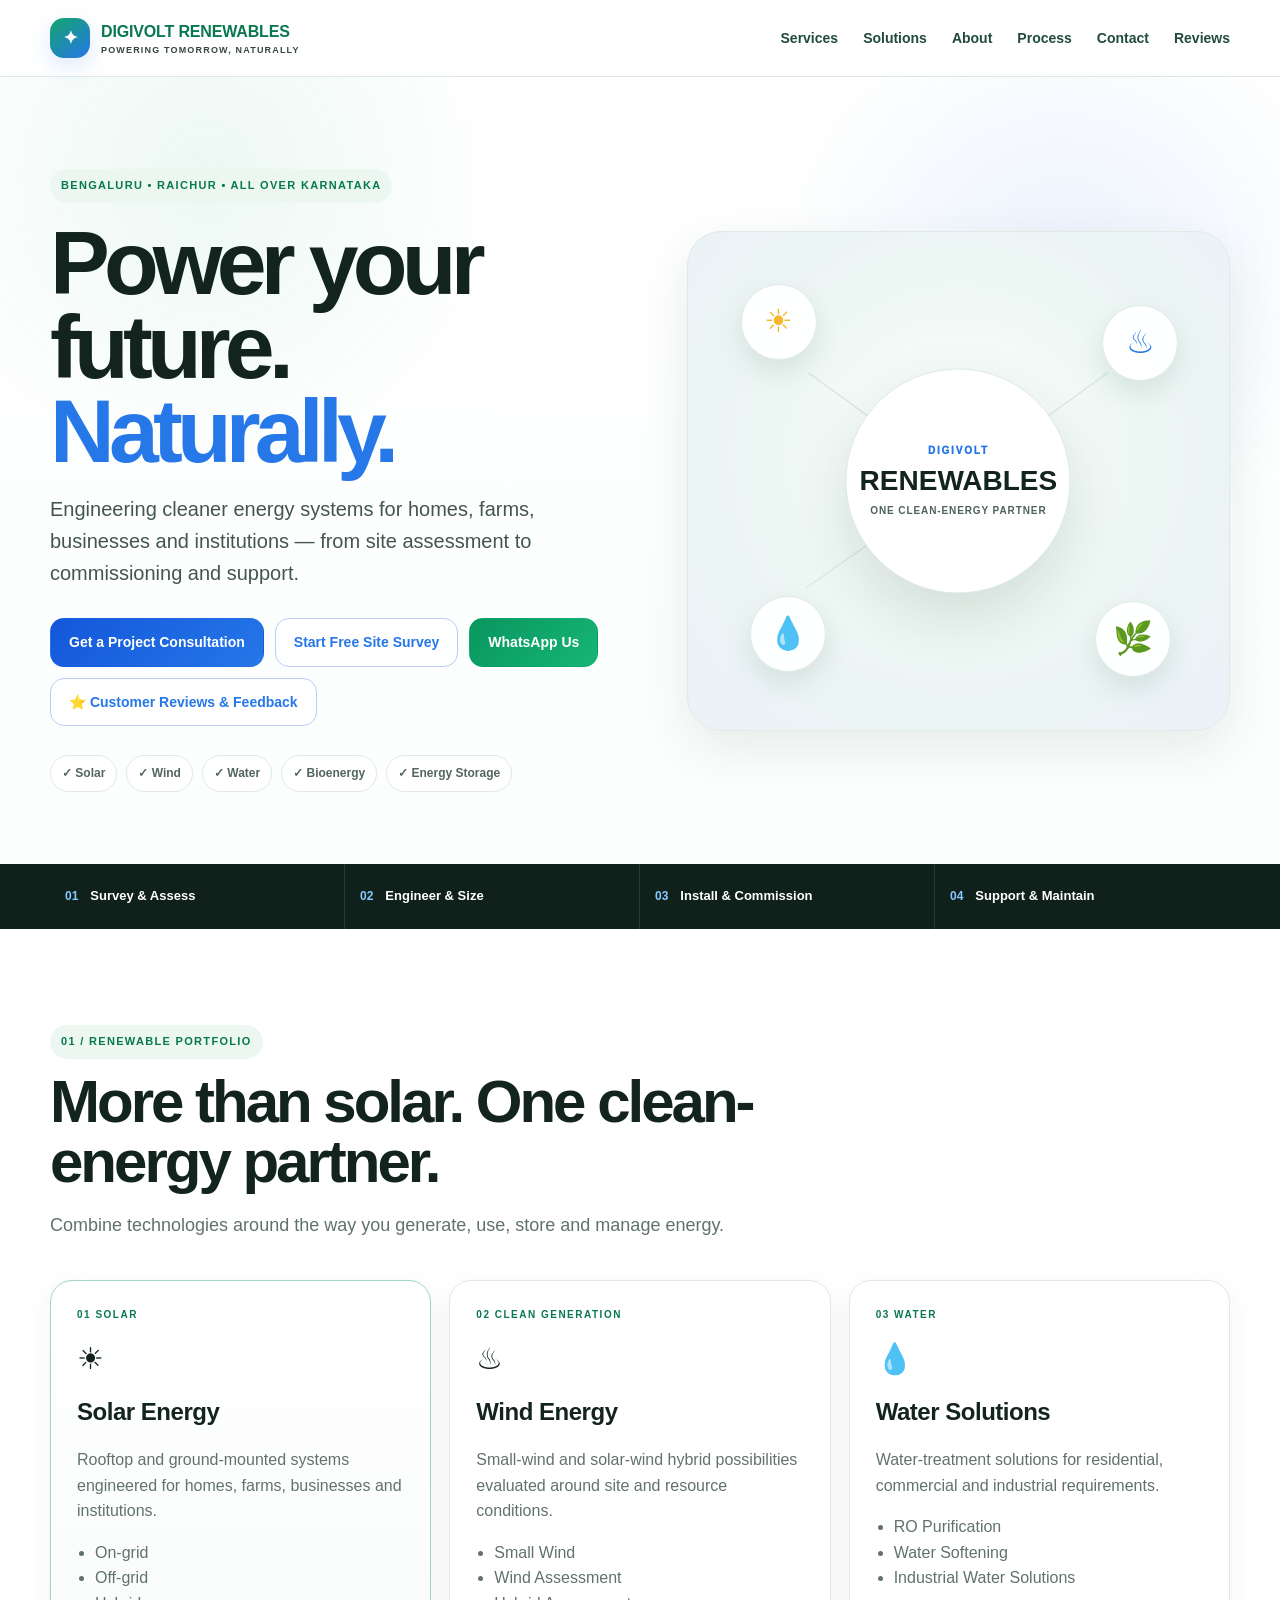
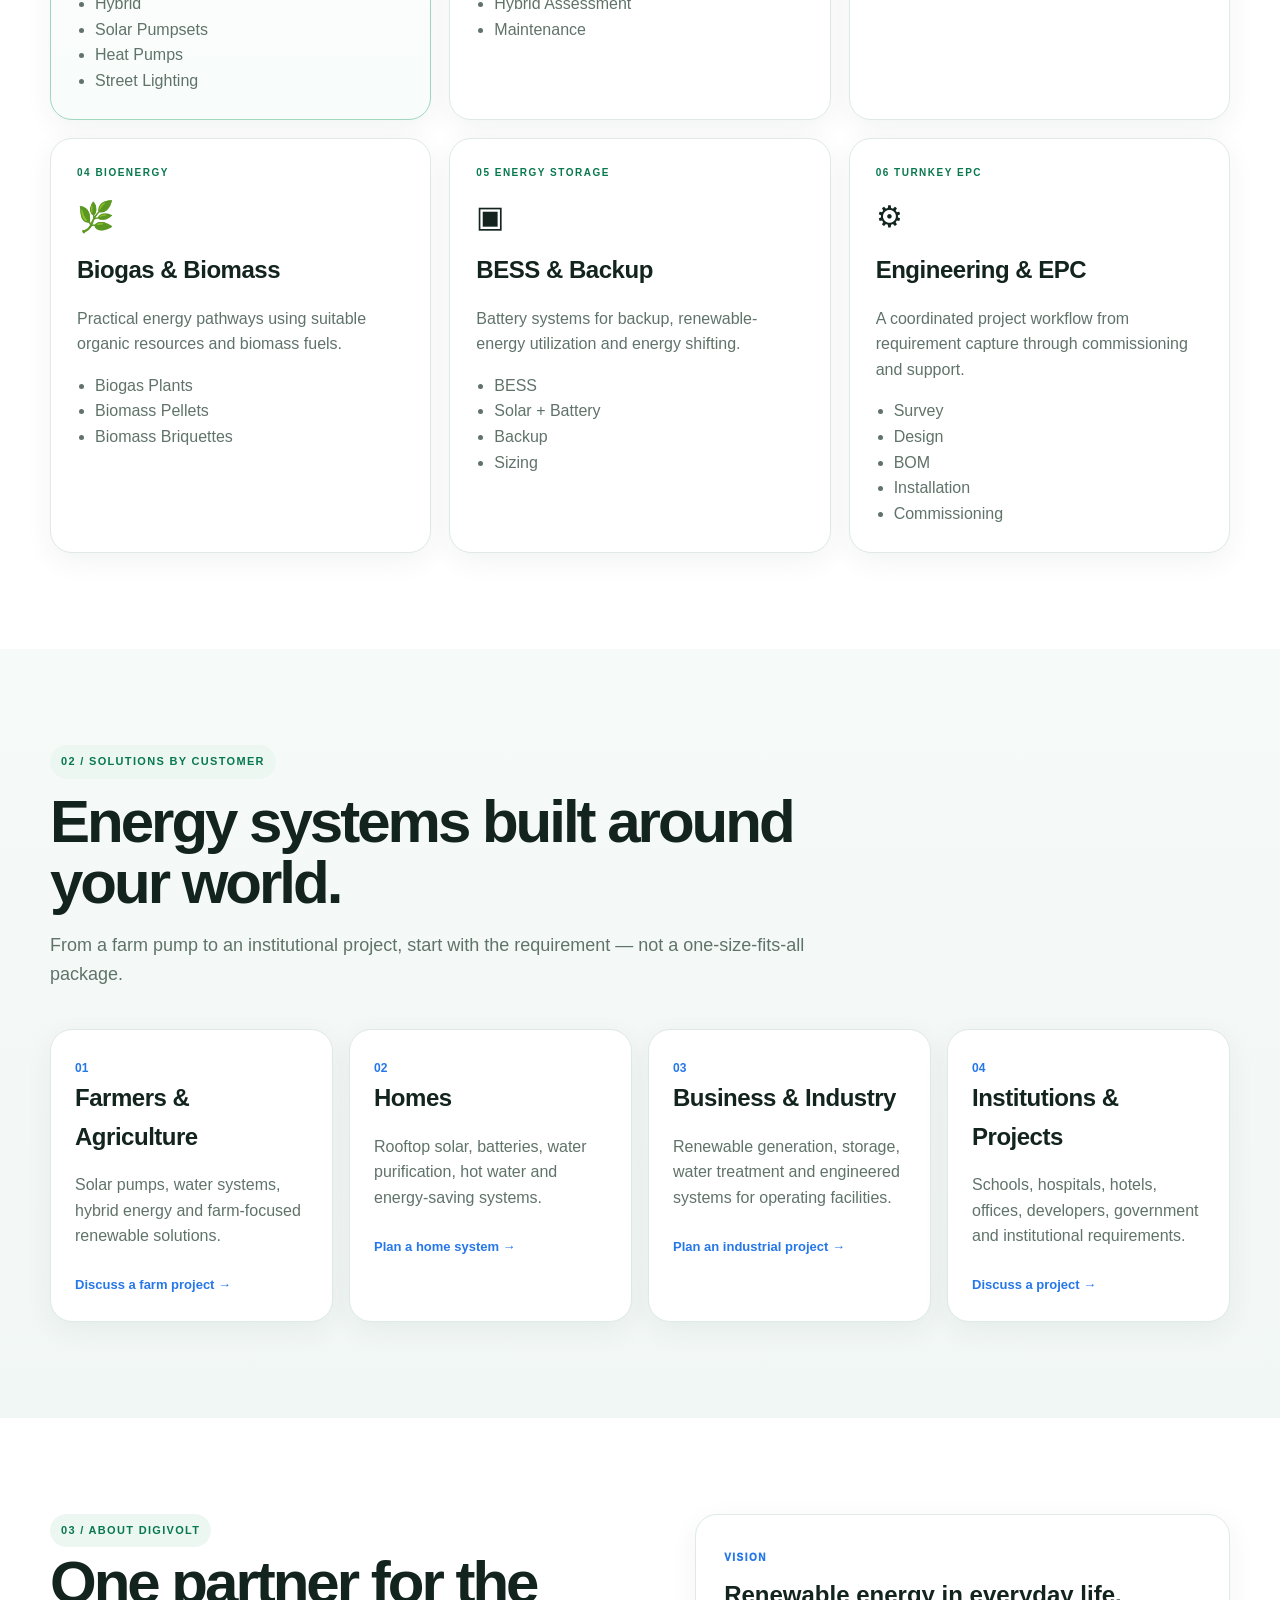
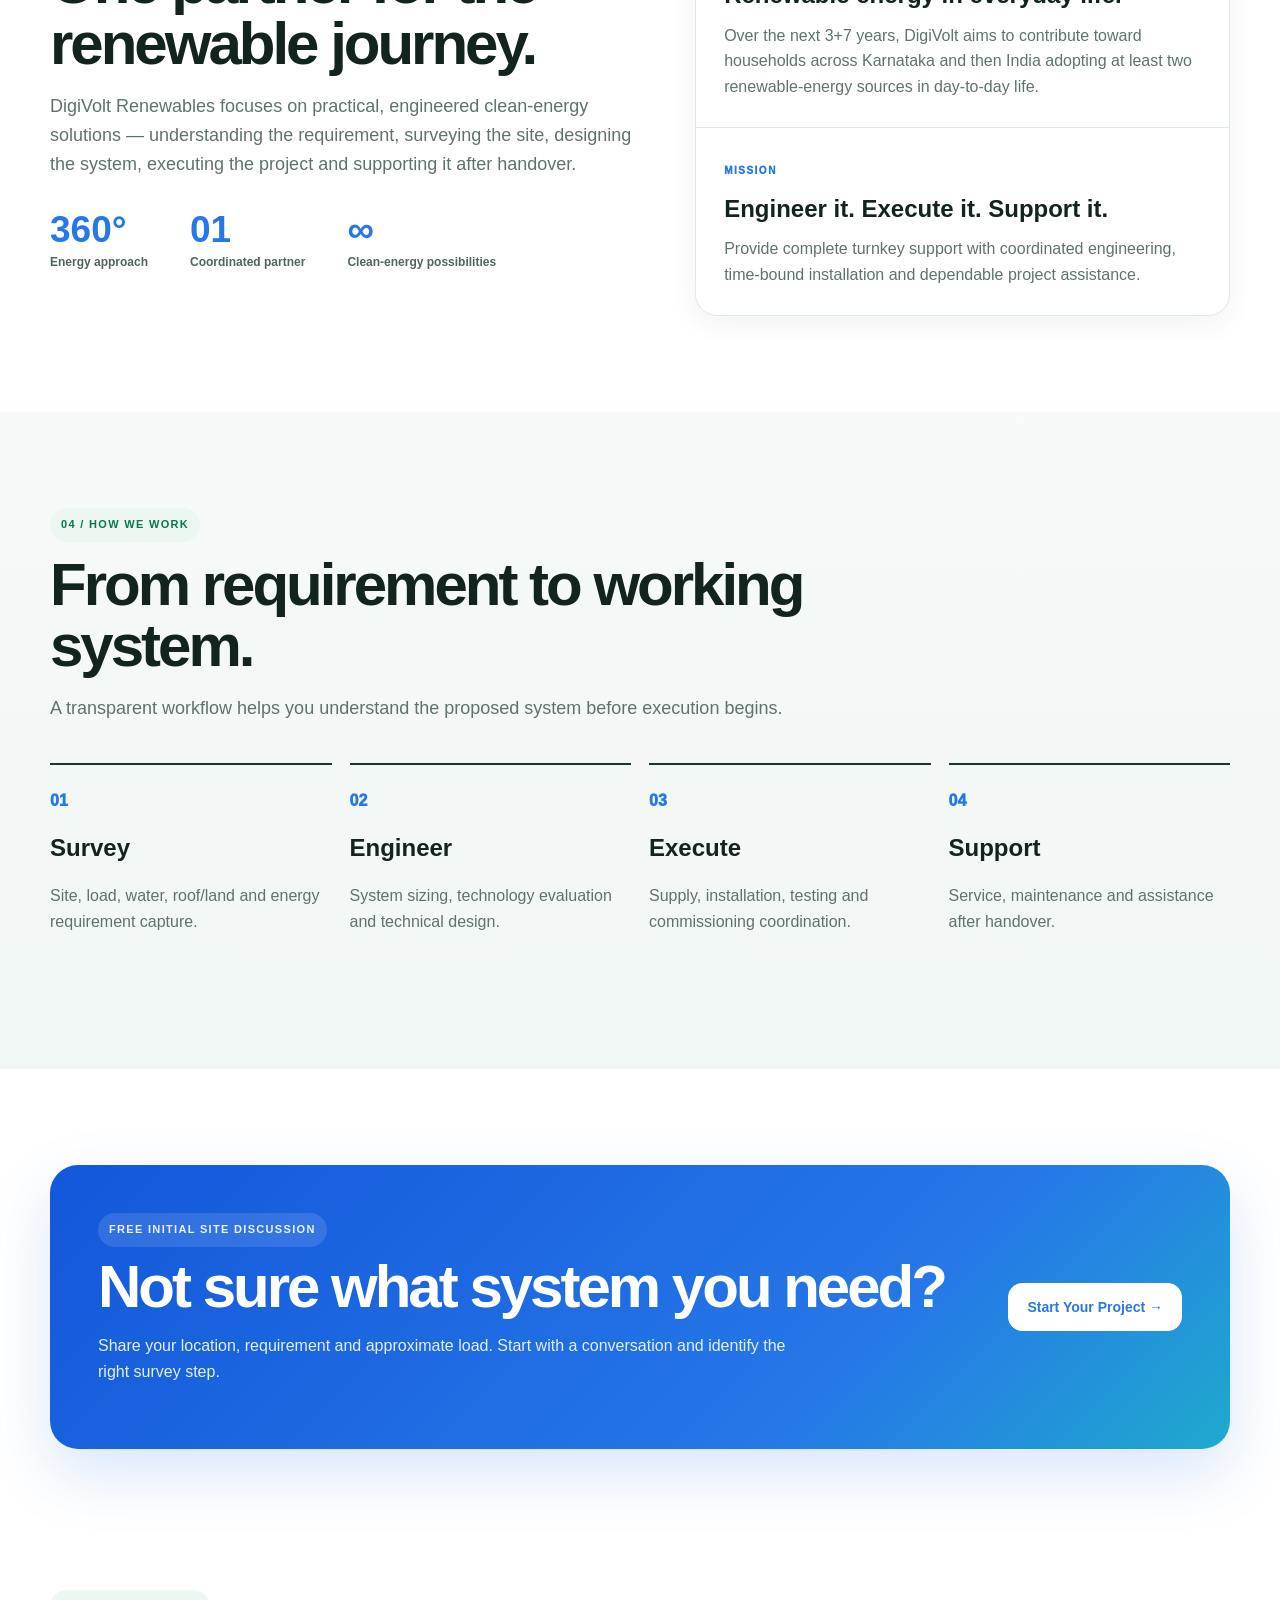
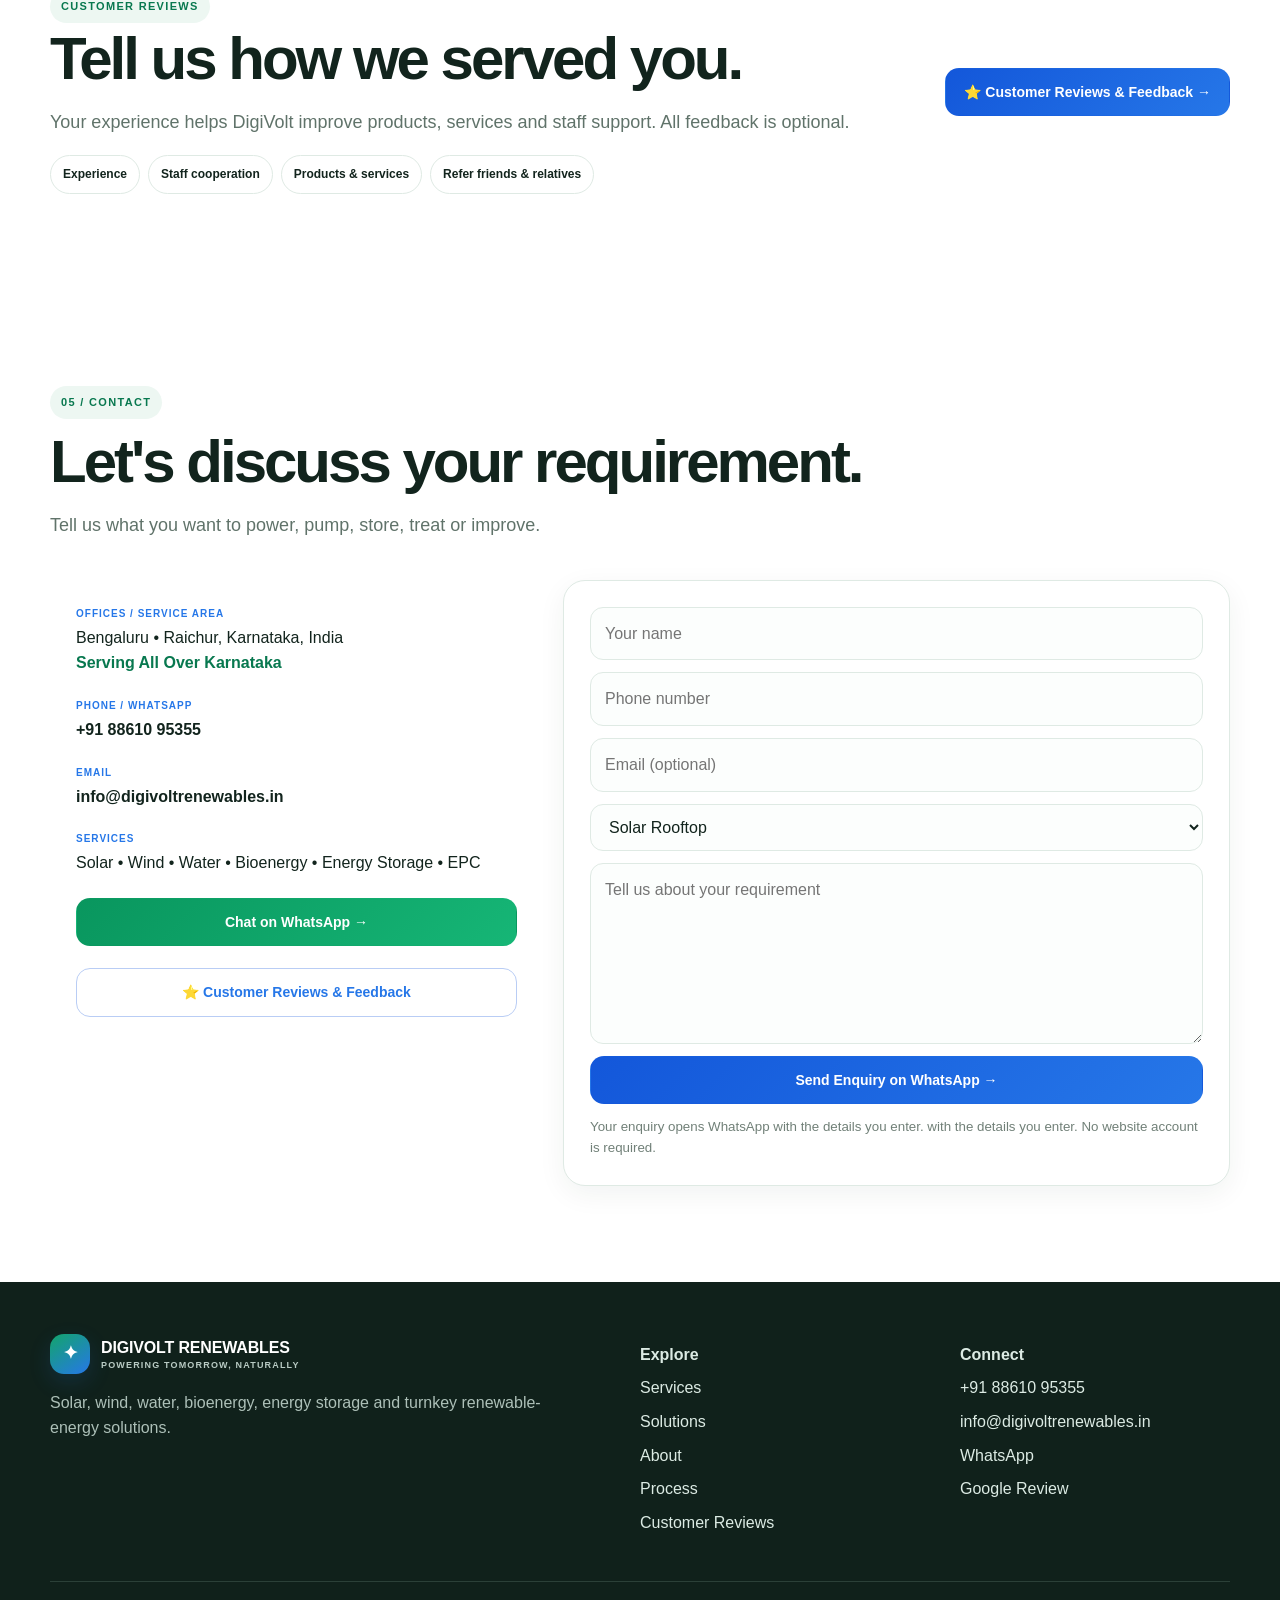
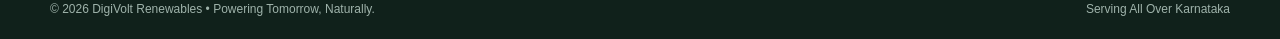
<file: index.html>
<!doctype html>
<html lang="en">
<head>
  <meta charset="utf-8">
  <meta name="viewport" content="width=device-width,initial-scale=1">

  <title>DigiVolt Renewables | Powering Tomorrow, Naturally</title>

  <meta
    name="description"
    content="DigiVolt Renewables provides solar, wind, water, bioenergy, energy storage and turnkey renewable-energy solutions serving all over Karnataka."
  >

  <meta
    name="keywords"
    content="DigiVolt Renewables, solar energy Karnataka, rooftop solar, solar pumps, wind energy, BESS, water solutions, biogas, biomass"
  >

  <meta name="theme-color" content="#1436d4">

  <link
    rel="canonical"
    href="https://digivoltrenewables.in/"
  >

  <link rel="stylesheet" href="styles.css">
</head>

<body>

  <!-- =========================
       HEADER
  ========================== -->
  <header class="site-header">
    <div class="container nav">

      <a class="brand" href="index.html" aria-label="DigiVolt Renewables Home">
        <span class="mark">✦</span>

        <span>
          <strong>DIGIVOLT</strong> RENEWABLES
          <small>POWERING TOMORROW, NATURALLY</small>
        </span>
      </a>

      <button
        class="menu"
        aria-label="Open menu"
        type="button"
      >
        ☰
      </button>

      <nav aria-label="Main navigation">
        <a href="#services">Services</a>
        <a href="#solutions">Solutions</a>
        <a href="#about">About</a>
        <a href="#process">Process</a>
        <a href="#contact">Contact</a>
        <a href="Review.html">Reviews</a>
      </nav>

    </div>
  </header>


  <!-- =========================
       MAIN
  ========================== -->
  <main>

    <!-- HERO -->
    <section class="hero">

      <div class="container hero-grid">

        <div>

          <span class="eyebrow">
            BENGALURU • RAICHUR • ALL OVER KARNATAKA
          </span>

          <h1>
            Power your future.
            <br>
            <em>Naturally.</em>
          </h1>

          <p class="hero-copy">
            Engineering cleaner energy systems for homes, farms,
            businesses and institutions — from site assessment
            to commissioning and support.
          </p>

          <div class="actions">

            <a
              class="btn primary"
              href="#contact"
            >
              Get a Project Consultation
            </a>

            <a
              class="btn secondary"
              href="#survey"
            >
              Start Free Site Survey
            </a>

            <a
              class="btn whatsapp"
              href="https://wa.me/918861095355"
              target="_blank"
              rel="noopener"
            >
              WhatsApp Us
            </a>

            <a
              class="btn secondary"
              href="Review.html"
            >
              ⭐ Customer Reviews &amp; Feedback
            </a>

          </div>


          <div class="trust-row">

            <span>✓ Solar</span>
            <span>✓ Wind</span>
            <span>✓ Water</span>
            <span>✓ Bioenergy</span>
            <span>✓ Energy Storage</span>

          </div>

        </div>


        <!-- HERO VISUAL -->

        <div class="hero-visual">

          <div class="energy-core">

            <span>DIGIVOLT</span>

            <strong>RENEWABLES</strong>

            <b>ONE CLEAN-ENERGY PARTNER</b>

          </div>


          <div class="orb orb-sun">
            ☀
          </div>

          <div class="orb orb-wind">
            ♨
          </div>

          <div class="orb orb-water">
            💧
          </div>

          <div class="orb orb-leaf">
            🌿
          </div>


          <div class="visual-line line-a"></div>
          <div class="visual-line line-b"></div>
          <div class="visual-line line-c"></div>

        </div>

      </div>

    </section>


    <!-- PROCESS BAND -->

    <section class="band">

      <div class="container band-grid">

        <div>
          <strong>01</strong>
          <span>Survey &amp; Assess</span>
        </div>

        <div>
          <strong>02</strong>
          <span>Engineer &amp; Size</span>
        </div>

        <div>
          <strong>03</strong>
          <span>Install &amp; Commission</span>
        </div>

        <div>
          <strong>04</strong>
          <span>Support &amp; Maintain</span>
        </div>

      </div>

    </section>


    <!-- =========================
         SERVICES
    ========================== -->

    <section
      id="services"
      class="section"
    >

      <div class="container">

        <div class="section-head">

          <span class="eyebrow">
            01 / RENEWABLE PORTFOLIO
          </span>

          <h2>
            More than solar.
            One clean-energy partner.
          </h2>

          <p>
            Combine technologies around the way you generate,
            use, store and manage energy.
          </p>

        </div>


        <div class="cards">

          <!-- SOLAR -->

          <article class="service-card featured">

            <span class="tag">
              01 SOLAR
            </span>

            <div class="icon">
              ☀
            </div>

            <h3>
              Solar Energy
            </h3>

            <p>
              Rooftop and ground-mounted systems engineered
              for homes, farms, businesses and institutions.
            </p>

            <ul>
              <li>On-grid</li>
              <li>Off-grid</li>
              <li>Hybrid</li>
              <li>Solar Pumpsets</li>
              <li>Heat Pumps</li>
              <li>Street Lighting</li>
            </ul>

          </article>


          <!-- WIND -->

          <article class="service-card">

            <span class="tag">
              02 CLEAN GENERATION
            </span>

            <div class="icon">
              ♨
            </div>

            <h3>
              Wind Energy
            </h3>

            <p>
              Small-wind and solar-wind hybrid possibilities
              evaluated around site and resource conditions.
            </p>

            <ul>
              <li>Small Wind</li>
              <li>Wind Assessment</li>
              <li>Hybrid Assessment</li>
              <li>Maintenance</li>
            </ul>

          </article>


          <!-- WATER -->

          <article class="service-card">

            <span class="tag">
              03 WATER
            </span>

            <div class="icon">
              💧
            </div>

            <h3>
              Water Solutions
            </h3>

            <p>
              Water-treatment solutions for residential,
              commercial and industrial requirements.
            </p>

            <ul>
              <li>RO Purification</li>
              <li>Water Softening</li>
              <li>Industrial Water Solutions</li>
            </ul>

          </article>


          <!-- BIOENERGY -->

          <article class="service-card">

            <span class="tag">
              04 BIOENERGY
            </span>

            <div class="icon">
              🌿
            </div>

            <h3>
              Biogas &amp; Biomass
            </h3>

            <p>
              Practical energy pathways using suitable
              organic resources and biomass fuels.
            </p>

            <ul>
              <li>Biogas Plants</li>
              <li>Biomass Pellets</li>
              <li>Biomass Briquettes</li>
            </ul>

          </article>


          <!-- BESS -->

          <article class="service-card">

            <span class="tag">
              05 ENERGY STORAGE
            </span>

            <div class="icon">
              ▣
            </div>

            <h3>
              BESS &amp; Backup
            </h3>

            <p>
              Battery systems for backup, renewable-energy
              utilization and energy shifting.
            </p>

            <ul>
              <li>BESS</li>
              <li>Solar + Battery</li>
              <li>Backup</li>
              <li>Sizing</li>
            </ul>

          </article>


          <!-- EPC -->

          <article class="service-card">

            <span class="tag">
              06 TURNKEY EPC
            </span>

            <div class="icon">
              ⚙
            </div>

            <h3>
              Engineering &amp; EPC
            </h3>

            <p>
              A coordinated project workflow from requirement
              capture through commissioning and support.
            </p>

            <ul>
              <li>Survey</li>
              <li>Design</li>
              <li>BOM</li>
              <li>Installation</li>
              <li>Commissioning</li>
            </ul>

          </article>

        </div>

      </div>

    </section>


    <!-- =========================
         SOLUTIONS
    ========================== -->

    <section
      id="solutions"
      class="section alt"
    >

      <div class="container">

        <div class="section-head">

          <span class="eyebrow">
            02 / SOLUTIONS BY CUSTOMER
          </span>

          <h2>
            Energy systems built around your world.
          </h2>

          <p>
            From a farm pump to an institutional project,
            start with the requirement — not a one-size-fits-all package.
          </p>

        </div>


        <div class="solution-grid">

          <div>

            <b>01</b>

            <h3>
              Farmers &amp; Agriculture
            </h3>

            <p>
              Solar pumps, water systems, hybrid energy
              and farm-focused renewable solutions.
            </p>

            <a href="#contact">
              Discuss a farm project →
            </a>

          </div>


          <div>

            <b>02</b>

            <h3>
              Homes
            </h3>

            <p>
              Rooftop solar, batteries, water purification,
              hot water and energy-saving systems.
            </p>

            <a href="#contact">
              Plan a home system →
            </a>

          </div>


          <div>

            <b>03</b>

            <h3>
              Business &amp; Industry
            </h3>

            <p>
              Renewable generation, storage, water treatment
              and engineered systems for operating facilities.
            </p>

            <a href="#contact">
              Plan an industrial project →
            </a>

          </div>


          <div>

            <b>04</b>

            <h3>
              Institutions &amp; Projects
            </h3>

            <p>
              Schools, hospitals, hotels, offices, developers,
              government and institutional requirements.
            </p>

            <a href="#contact">
              Discuss a project →
            </a>

          </div>

        </div>

      </div>

    </section>


    <!-- =========================
         ABOUT
    ========================== -->

    <section
      id="about"
      class="section"
    >

      <div class="container about-grid">

        <div>

          <span class="eyebrow">
            03 / ABOUT DIGIVOLT
          </span>

          <h2>
            One partner for the renewable journey.
          </h2>

          <p class="lead">
            DigiVolt Renewables focuses on practical,
            engineered clean-energy solutions —
            understanding the requirement, surveying the site,
            designing the system, executing the project
            and supporting it after handover.
          </p>


          <div class="stats">

            <div>

              <strong>
                360°
              </strong>

              <span>
                Energy approach
              </span>

            </div>


            <div>

              <strong>
                01
              </strong>

              <span>
                Coordinated partner
              </span>

            </div>


            <div>

              <strong>
                ∞
              </strong>

              <span>
                Clean-energy possibilities
              </span>

            </div>

          </div>

        </div>


        <div class="vision">

          <div class="vision-item">

            <span>
              VISION
            </span>

            <h3>
              Renewable energy in everyday life.
            </h3>

            <p>
              Over the next 3+7 years, DigiVolt aims
              to contribute toward households across Karnataka
              and then India adopting at least two renewable-energy
              sources in day-to-day life.
            </p>

          </div>


          <div class="vision-item">

            <span>
              MISSION
            </span>

            <h3>
              Engineer it. Execute it. Support it.
            </h3>

            <p>
              Provide complete turnkey support with coordinated
              engineering, time-bound installation and dependable
              project assistance.
            </p>

          </div>

        </div>

      </div>

    </section>


    <!-- =========================
         PROCESS
    ========================== -->

    <section
      id="process"
      class="section alt"
    >

      <div class="container">

        <div class="section-head">

          <span class="eyebrow">
            04 / HOW WE WORK
          </span>

          <h2>
            From requirement to working system.
          </h2>

          <p>
            A transparent workflow helps you understand
            the proposed system before execution begins.
          </p>

        </div>


        <div class="process">

          <div>

            <span>01</span>

            <h3>
              Survey
            </h3>

            <p>
              Site, load, water, roof/land and energy
              requirement capture.
            </p>

          </div>


          <div>

            <span>02</span>

            <h3>
              Engineer
            </h3>

            <p>
              System sizing, technology evaluation
              and technical design.
            </p>

          </div>


          <div>

            <span>03</span>

            <h3>
              Execute
            </h3>

            <p>
              Supply, installation, testing and
              commissioning coordination.
            </p>

          </div>


          <div>

            <span>04</span>

            <h3>
              Support
            </h3>

            <p>
              Service, maintenance and assistance
              after handover.
            </p>

          </div>

        </div>

      </div>

    </section>


    <!-- =========================
         SURVEY CTA
    ========================== -->

    <section
      id="survey"
      class="section"
    >

      <div class="container survey-box">

        <div>

          <span class="eyebrow">
            FREE INITIAL SITE DISCUSSION
          </span>

          <h2>
            Not sure what system you need?
          </h2>

          <p>
            Share your location, requirement and approximate load.
            Start with a conversation and identify the right survey step.
          </p>

        </div>


        <a
          class="btn"
          href="#contact"
        >
          Start Your Project →
        </a>

      </div>

    </section>


    <!-- =========================
         CUSTOMER REVIEW CTA
    ========================== -->

    <section class="section cta-section">

      <div class="container cta-grid">

        <div>

          <span class="eyebrow">
            CUSTOMER REVIEWS
          </span>

          <h2>
            Tell us how we served you.
          </h2>

          <p class="lead">
            Your experience helps DigiVolt improve products,
            services and staff support. All feedback is optional.
          </p>


          <div class="cta-points">

            <span>
              Experience
            </span>

            <span>
              Staff cooperation
            </span>

            <span>
              Products &amp; services
            </span>

            <span>
              Refer friends &amp; relatives
            </span>

          </div>

        </div>


        <div>

          <a
            class="btn primary"
            href="Review.html"
          >
            ⭐ Customer Reviews &amp; Feedback →
          </a>

        </div>

      </div>

    </section>


    <!-- =========================
         CONTACT
    ========================== -->

    <section
      id="contact"
      class="section"
    >

      <div class="container">

        <div class="section-head">

          <span class="eyebrow">
            05 / CONTACT
          </span>

          <h2>
            Let's discuss your requirement.
          </h2>

          <p>
            Tell us what you want to power, pump,
            store, treat or improve.
          </p>

        </div>


        <div class="contact-grid">


          <!-- CONTACT INFO -->

          <div class="contact-info">

            <div>

              <b>
                OFFICES / SERVICE AREA
              </b>

              <span>
                Bengaluru • Raichur, Karnataka, India
                <br>
                <strong>
                  Serving All Over Karnataka
                </strong>
              </span>

            </div>


            <div>

              <b>
                PHONE / WHATSAPP
              </b>

              <a href="tel:+918861095355">
                +91 88610 95355
              </a>

            </div>


            <div>

              <b>
                EMAIL
              </b>

              <a href="mailto:info@digivoltrenewables.in">
                info@digivoltrenewables.in
              </a>

            </div>


            <div>

              <b>
                SERVICES
              </b>

              <span>
                Solar • Wind • Water • Bioenergy •
                Energy Storage • EPC
              </span>

            </div>


            <a
              class="btn whatsapp"
              href="https://wa.me/918861095355"
              target="_blank"
              rel="noopener"
            >
              Chat on WhatsApp →
            </a>


            <a
              class="btn secondary"
              href="Review.html"
            >
              ⭐ Customer Reviews &amp; Feedback
            </a>

          </div>


          <!-- CONTACT FORM -->

          <form
            class="contact-card form"
            id="enquiryForm"
          >

            <input
              type="text"
              name="name"
              placeholder="Your name"
              required
            >

            <input
              type="tel"
              name="phone"
              placeholder="Phone number"
              required
            >

            <input
              type="email"
              name="email"
              placeholder="Email (optional)"
            >


            <select name="requirement">

              <option>
                Solar Rooftop
              </option>

              <option>
                Solar Pump
              </option>

              <option>
                Hybrid / Off-grid
              </option>

              <option>
                Wind Energy
              </option>

              <option>
                Battery Energy Storage
              </option>

              <option>
                Water Solution
              </option>

              <option>
                Bioenergy
              </option>

              <option>
                Turnkey EPC
              </option>

              <option>
                Other
              </option>

            </select>


            <textarea
              name="message"
              rows="6"
              placeholder="Tell us about your requirement"
            ></textarea>


            <button
              class="btn primary"
              type="submit"
            >
              Send Enquiry on WhatsApp →
            </button>

            <small class="form-note">
             Your enquiry opens WhatsApp with the details you enter.
              with the details you enter. No website account is required.
            </small>

          </form>

        </div>

      </div>

    </section>

  </main>


  <!-- =========================
       FOOTER
  ========================== -->

  <footer>

    <div class="container footer">

      <div>

        <div class="brand">

          <span class="mark">
            ✦
          </span>

          <span>
            <strong>
              DIGIVOLT
            </strong>
            RENEWABLES

            <small>
              POWERING TOMORROW, NATURALLY
            </small>
          </span>

        </div>


        <p>
          Solar, wind, water, bioenergy, energy storage
          and turnkey renewable-energy solutions.
        </p>

      </div>


      <div>

        <b>
          Explore
        </b>

        <a href="#services">
          Services
        </a>

        <a href="#solutions">
          Solutions
        </a>

        <a href="#about">
          About
        </a>

        <a href="#process">
          Process
        </a>

        <a href="Review.html">
          Customer Reviews
        </a>

      </div>


      <div>

        <b>
          Connect
        </b>

        <a href="tel:+918861095355">
          +91 88610 95355
        </a>

        <a href="mailto:info@digivoltrenewables.in">
          info@digivoltrenewables.in
        </a>

        <a
          href="https://wa.me/918861095355"
          target="_blank"
          rel="noopener"
        >
          WhatsApp
        </a>

        <a href="Review.html">
          Google Review
        </a>

      </div>

    </div>


    <div class="container copyright">

      <span>
        © 2026 DigiVolt Renewables •
        Powering Tomorrow, Naturally.
      </span>

      <span>
        Serving All Over Karnataka
      </span>

    </div>

  </footer>


  <script src="script.js"></script>

</body>
</html>
</file>
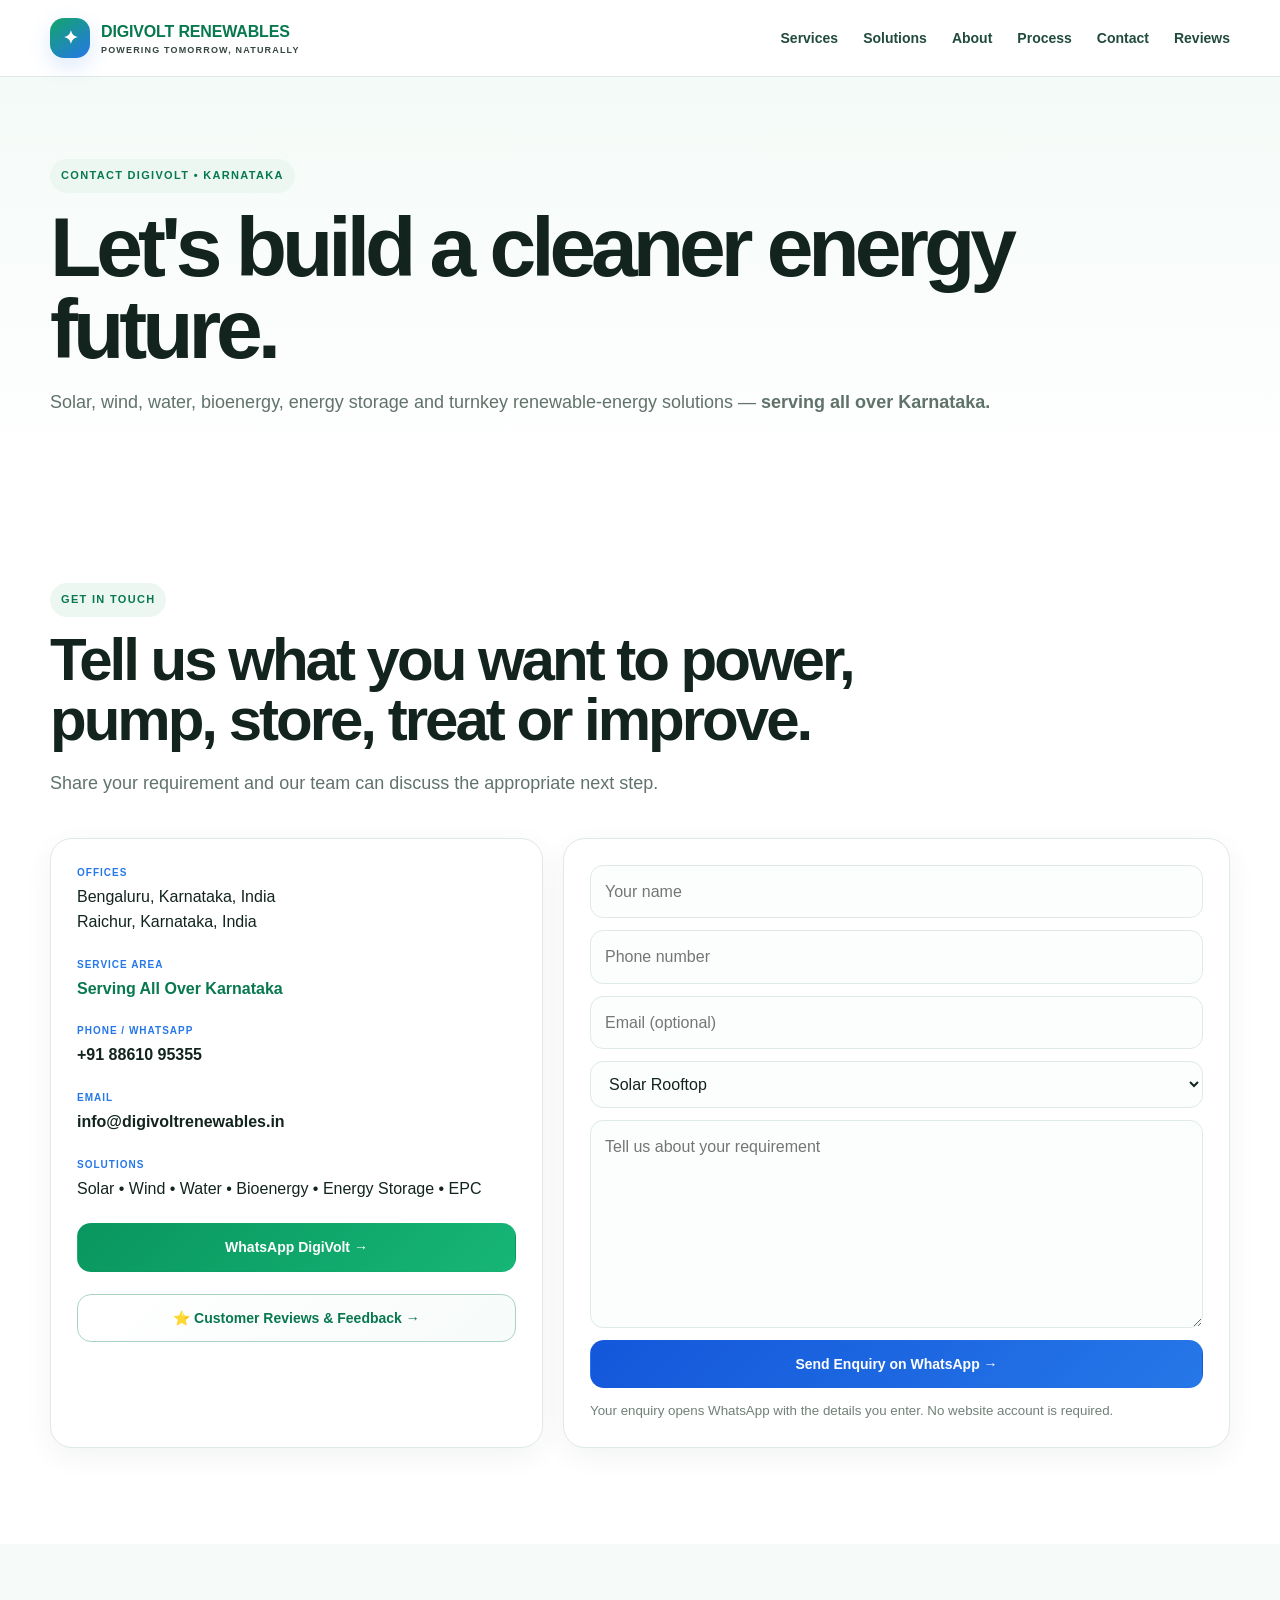
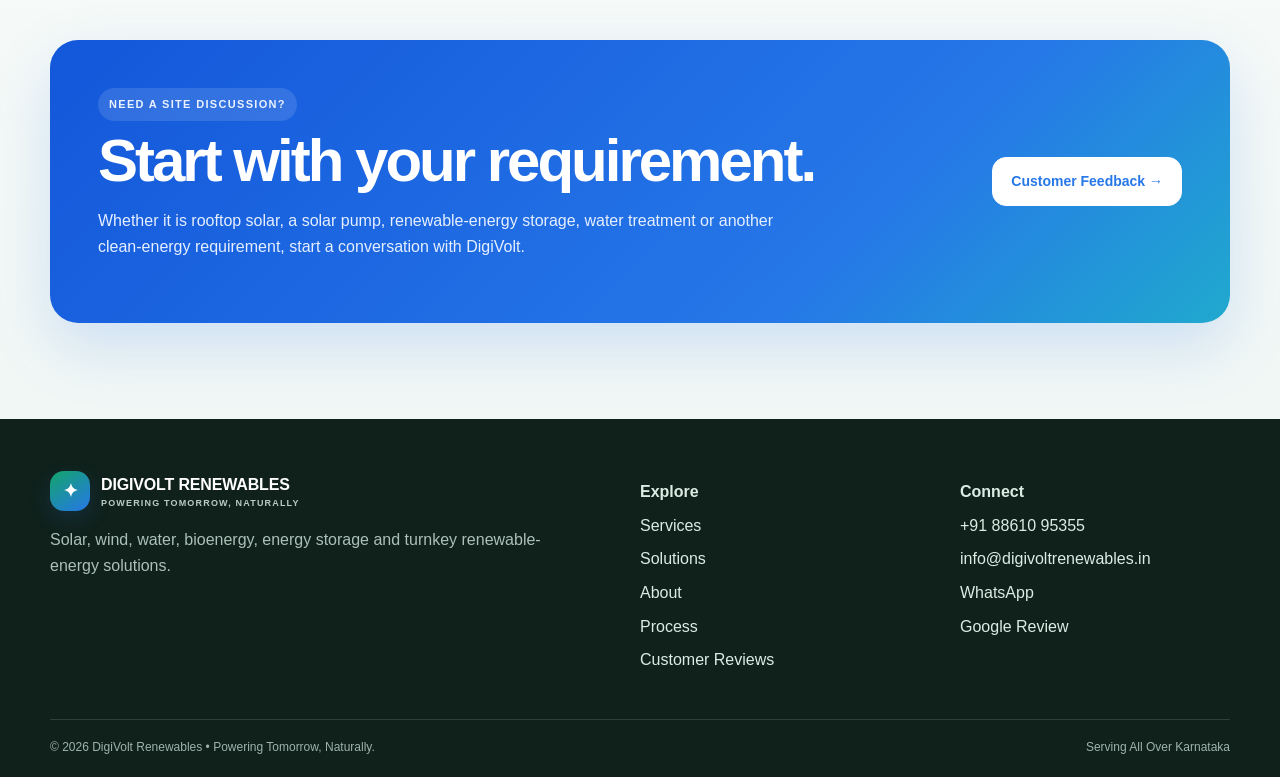
<file: contact.html>
<!doctype html>
<html lang="en">
<head>

  <meta charset="utf-8">

  <meta
    name="viewport"
    content="width=device-width,initial-scale=1"
  >

  <title>
    Contact DigiVolt Renewables | Karnataka
  </title>

  <meta
    name="description"
    content="Contact DigiVolt Renewables for solar, wind, water, bioenergy, energy storage and turnkey renewable-energy solutions serving all over Karnataka."
  >

  <link
    rel="canonical"
    href="https://digivoltrenewables.in/contact.html"
  >

  <link
    rel="stylesheet"
    href="styles.css"
  >

</head>

<body>

  <!-- =========================
       HEADER
  ========================== -->

  <header class="site-header">

    <div class="container nav">

      <a
        class="brand"
        href="index.html"
        aria-label="DigiVolt Renewables Home"
      >

        <span class="mark">
          ✦
        </span>

        <span>

          <strong>
            DIGIVOLT
          </strong>

          RENEWABLES

          <small>
            POWERING TOMORROW, NATURALLY
          </small>

        </span>

      </a>


      <button
        class="menu"
        aria-label="Open menu"
        aria-expanded="false"
        type="button"
      >
        ☰
      </button>


      <nav aria-label="Main navigation">

        <a href="index.html#services">
          Services
        </a>

        <a href="index.html#solutions">
          Solutions
        </a>

        <a href="index.html#about">
          About
        </a>

        <a href="index.html#process">
          Process
        </a>

        <a href="#contact">
          Contact
        </a>

        <a href="Review.html">
          Reviews
        </a>

      </nav>

    </div>

  </header>


  <!-- =========================
       MAIN
  ========================== -->

  <main>


    <!-- PAGE HERO -->

    <section class="page-hero">

      <div class="container">

        <span class="eyebrow">
          CONTACT DIGIVOLT • KARNATAKA
        </span>

        <h1>
          Let's build a cleaner
          energy future.
        </h1>

        <p class="lead">

          Solar, wind, water, bioenergy,
          energy storage and turnkey
          renewable-energy solutions —
          <strong>
            serving all over Karnataka.
          </strong>

        </p>

      </div>

    </section>


    <!-- CONTACT -->

    <section
      id="contact"
      class="section"
    >

      <div class="container">


        <div class="section-head">

          <span class="eyebrow">
            GET IN TOUCH
          </span>

          <h2>
            Tell us what you want to power,
            pump, store, treat or improve.
          </h2>

          <p>
            Share your requirement and our team
            can discuss the appropriate next step.
          </p>

        </div>


        <div class="contact-grid">


          <!-- =====================
               CONTACT INFORMATION
          ====================== -->

          <div class="contact-card contact-info">


            <div>

              <b>
                OFFICES
              </b>

              <span>

                Bengaluru, Karnataka, India

                <br>

                Raichur, Karnataka, India

              </span>

            </div>


            <div>

              <b>
                SERVICE AREA
              </b>

              <span>

                <strong>
                  Serving All Over Karnataka
                </strong>

              </span>

            </div>


            <div>

              <b>
                PHONE / WHATSAPP
              </b>

              <a href="tel:+918861095355">

                +91 88610 95355

              </a>

            </div>


            <div>

              <b>
                EMAIL
              </b>

              <a href="mailto:info@digivoltrenewables.in">

                info@digivoltrenewables.in

              </a>

            </div>


            <div>

              <b>
                SOLUTIONS
              </b>

              <span>

                Solar • Wind • Water •
                Bioenergy • Energy Storage • EPC

              </span>

            </div>


            <a
              class="btn whatsapp"
              href="https://wa.me/918861095355"
              target="_blank"
              rel="noopener"
            >

              WhatsApp DigiVolt →

            </a>


            <a
              class="btn review-btn"
              href="Review.html"
            >

              ⭐ Customer Reviews &amp; Feedback →

            </a>


          </div>


          <!-- =====================
               ENQUIRY FORM
          ====================== -->

          <form
            class="contact-card form"
            id="enquiryForm"
          >


            <input
              type="text"
              name="name"
              placeholder="Your name"
              required
            >


            <input
              type="tel"
              name="phone"
              placeholder="Phone number"
              required
            >


            <input
              type="email"
              name="email"
              placeholder="Email (optional)"
            >


            <select
              name="requirement"
            >

              <option>
                Solar Rooftop
              </option>

              <option>
                Solar Pump
              </option>

              <option>
                On-Grid Solar
              </option>

              <option>
                Off-Grid Solar
              </option>

              <option>
                Hybrid Solar
              </option>

              <option>
                Wind Energy
              </option>

              <option>
                Battery Energy Storage
              </option>

              <option>
                Water Solution
              </option>

              <option>
                Biogas
              </option>

              <option>
                Biomass
              </option>

              <option>
                Turnkey EPC
              </option>

              <option>
                Other
              </option>

            </select>


            <textarea
              name="message"
              rows="7"
              placeholder="Tell us about your requirement"
            ></textarea>


            <button
              class="btn primary"
              type="submit"
            >

              Send Enquiry on WhatsApp →

            </button>


            <small class="form-note">

              Your enquiry opens WhatsApp with
              the details you enter.

              No website account is required.

            </small>


          </form>

        </div>

      </div>

    </section>


    <!-- =========================
         QUICK CONTACT CTA
    ========================== -->

    <section class="section alt">

      <div class="container">

        <div class="survey-box">

          <div>

            <span class="eyebrow">
              NEED A SITE DISCUSSION?
            </span>

            <h2>
              Start with your requirement.
            </h2>

            <p>

              Whether it is rooftop solar,
              a solar pump, renewable-energy
              storage, water treatment or another
              clean-energy requirement, start a
              conversation with DigiVolt.

            </p>

          </div>


          <a
            class="btn"
            href="Review.html"
          >

            Customer Feedback →

          </a>

        </div>

      </div>

    </section>


  </main>


  <!-- =========================
       FOOTER
  ========================== -->

  <footer>

    <div class="container footer">


      <div>

        <div class="brand">

          <span class="mark">
            ✦
          </span>

          <span>

            <strong>
              DIGIVOLT
            </strong>

            RENEWABLES

            <small>
              POWERING TOMORROW, NATURALLY
            </small>

          </span>

        </div>


        <p>

          Solar, wind, water, bioenergy,
          energy storage and turnkey
          renewable-energy solutions.

        </p>

      </div>


      <div>

        <b>
          Explore
        </b>

        <a href="index.html#services">
          Services
        </a>

        <a href="index.html#solutions">
          Solutions
        </a>

        <a href="index.html#about">
          About
        </a>

        <a href="index.html#process">
          Process
        </a>

        <a href="Review.html">
          Customer Reviews
        </a>

      </div>


      <div>

        <b>
          Connect
        </b>

        <a href="tel:+918861095355">
          +91 88610 95355
        </a>

        <a href="mailto:info@digivoltrenewables.in">
          info@digivoltrenewables.in
        </a>

        <a
          href="https://wa.me/918861095355"
          target="_blank"
          rel="noopener"
        >
          WhatsApp
        </a>

        <a href="Review.html">
          Google Review
        </a>

      </div>


    </div>


    <div class="container copyright">

      <span>
        © 2026 DigiVolt Renewables
        • Powering Tomorrow, Naturally.
      </span>

      <span>
        Serving All Over Karnataka
      </span>

    </div>

  </footer>


  <!-- EXISTING WHATSAPP + MOBILE SCRIPT -->

  <script src="script.js"></script>

</body>
</html>
</file>
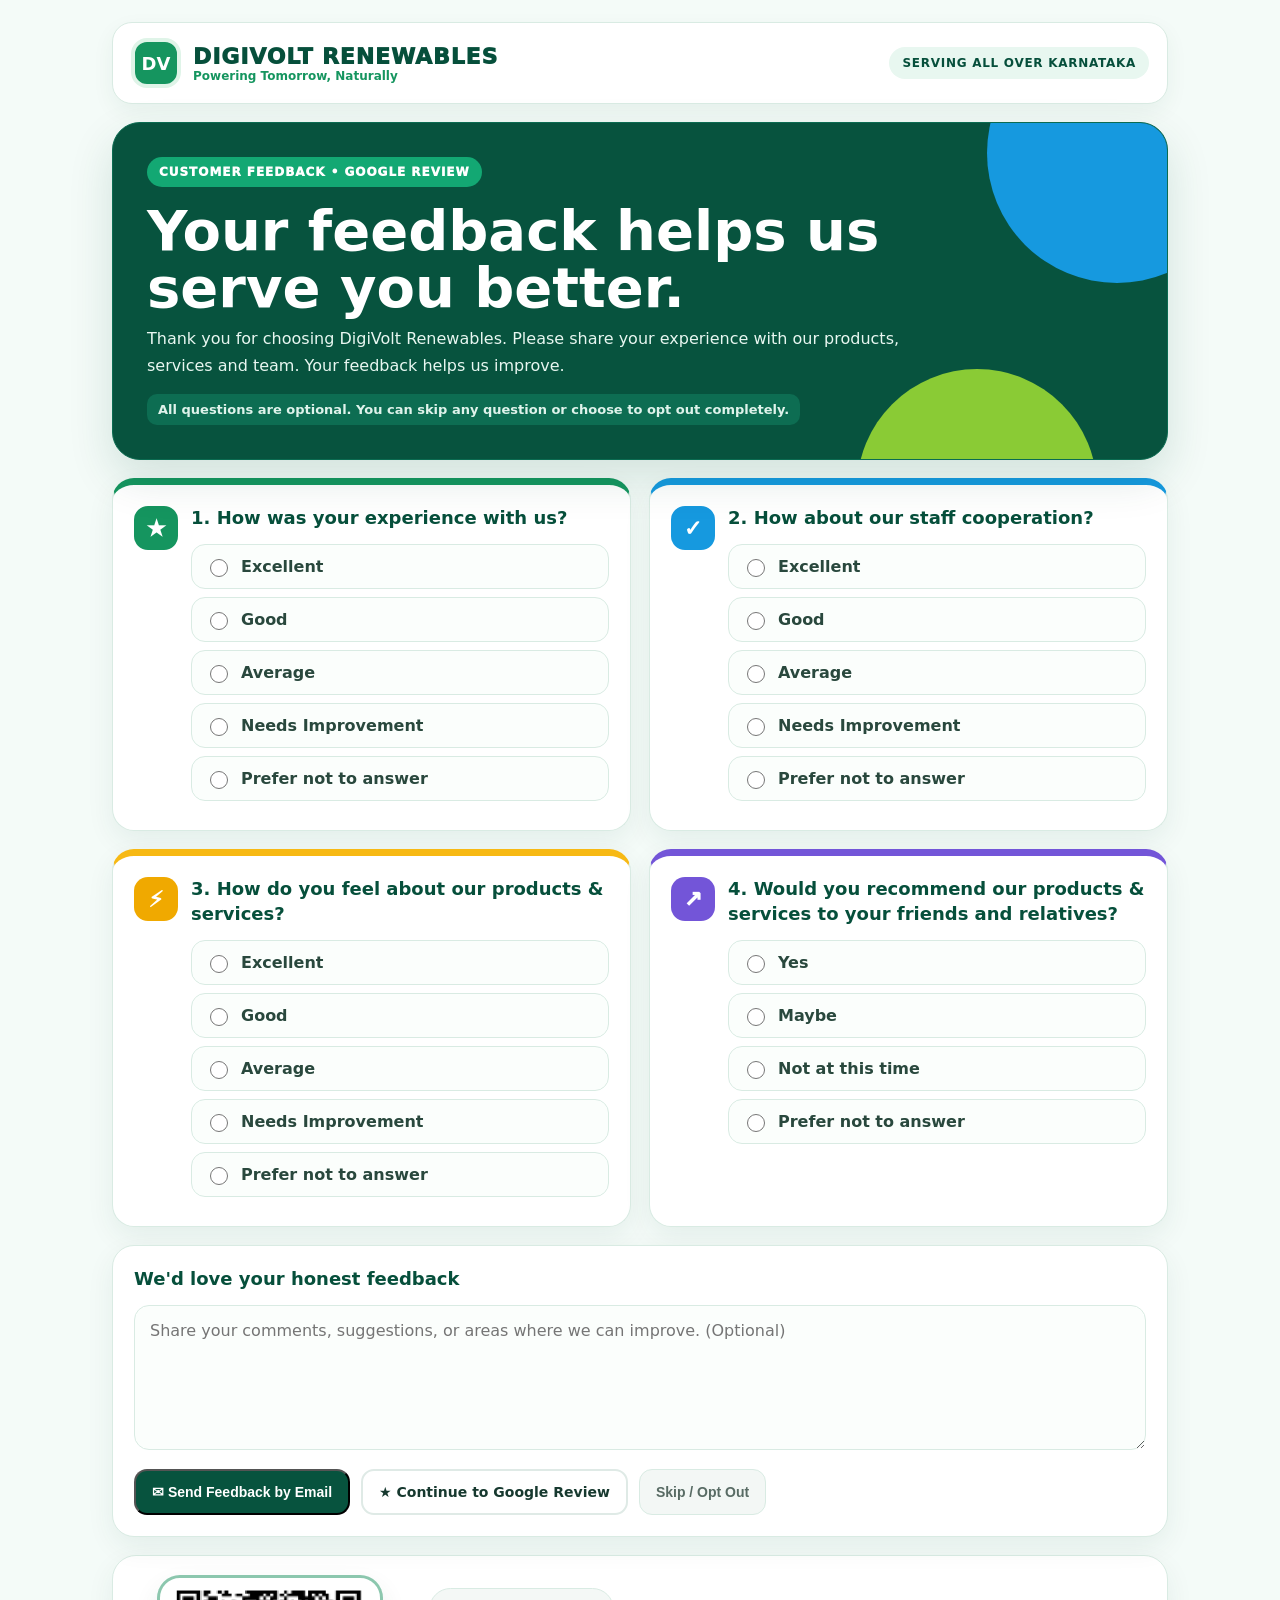
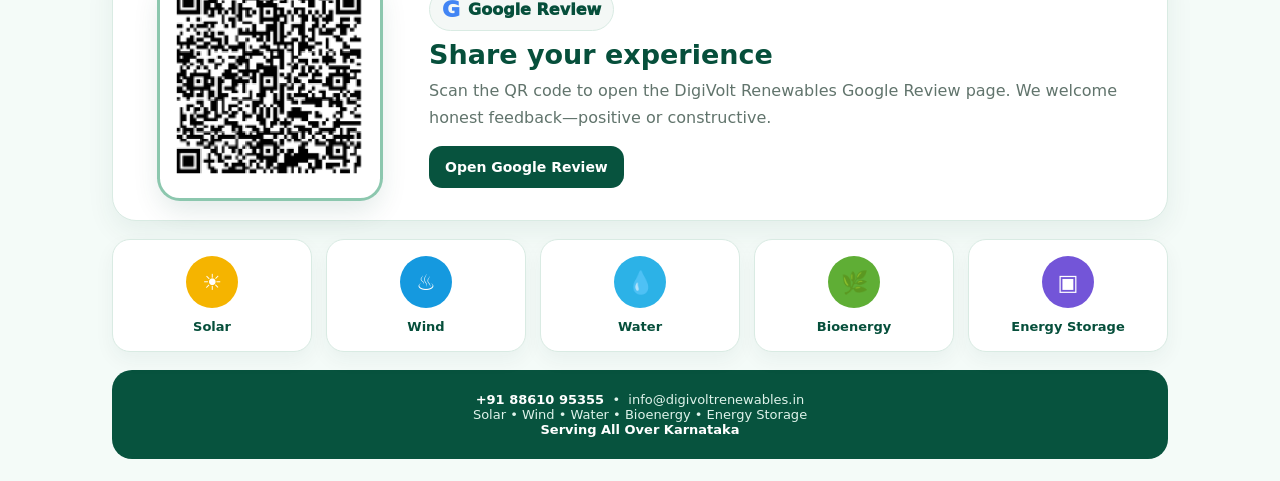
<file: Review.html>
<!doctype html>
<html lang="en">
<head>
<meta charset="utf-8">
<meta name="viewport" content="width=device-width,initial-scale=1">
<meta name="theme-color" content="#0b5d45">
<title>DigiVolt Renewables | Customer Feedback</title>
<meta name="description" content="DigiVolt Renewables customer feedback and Google review page.">
<style>
:root{
  --deep:#064f3b; --green:#15955f; --lime:#8acb35; --blue:#1699df;
  --sky:#e8f7ff; --gold:#f7b914; --purple:#7355d8; --ink:#17392e;
  --muted:#61746c; --line:#d9ebe3; --bg:#f4fbf8; --white:#fff;
}
*{box-sizing:border-box}
html{scroll-behavior:smooth}
body{
  margin:0;
  font-family:Inter,ui-sans-serif,system-ui,-apple-system,"Segoe UI",Arial,sans-serif;
  color:var(--ink);
  background:#f4fbf8;
}
.wrap{max-width:1100px;margin:auto;padding:22px}
.topbar{
  display:flex;align-items:center;justify-content:space-between;gap:16px;
  background:#fff;border:1px solid var(--line);border-radius:20px;padding:15px 18px;
  box-shadow:0 8px 22px rgba(6,79,59,.06);
}
.brand{display:flex;align-items:center;gap:12px}
.brand-mark{
  width:50px;height:50px;border-radius:16px;display:grid;place-items:center;
  color:#fff;font-weight:900;font-size:18px;background:#15955f;border:4px solid #dff4e8;
}
.brand-title{font-size:22px;font-weight:950;letter-spacing:.04em;color:var(--deep)}
.brand-tag{font-size:12px;font-weight:800;color:var(--green)}
.area{
  padding:9px 13px;border-radius:999px;background:#e8f7f0;color:var(--deep);
  font-size:12px;font-weight:900;letter-spacing:.06em;text-transform:uppercase;
}
.hero{
  position:relative;overflow:hidden;margin-top:18px;border-radius:28px;padding:34px;
  background:#07533e;color:#fff;border:1px solid #0b6b51;
  box-shadow:0 18px 45px rgba(6,79,59,.14);
}
.hero:before,.hero:after{
  content:"";position:absolute;border-radius:50%;pointer-events:none;
}
.hero:before{width:260px;height:260px;right:-80px;top:-100px;background:#1699df}
.hero:after{width:240px;height:240px;right:70px;bottom:-150px;background:#8acb35}
.hero>*{position:relative;z-index:1}
.eyebrow{
  display:inline-block;padding:8px 12px;border-radius:999px;
  background:#13a873;color:#fff;font-size:12px;font-weight:950;letter-spacing:.08em;
}
.hero h1{margin:15px 0 10px;font-size:clamp(32px,5vw,56px);line-height:1.02;max-width:780px}
.hero p{margin:0;max-width:800px;line-height:1.65;color:#e8f7f1;font-size:16px}
.optional{
  display:inline-block;margin-top:15px;padding:8px 11px;border-radius:10px;
  background:#0d6d52;color:#dff3eb;font-size:13px;font-weight:800;
}
.panel-grid{display:grid;grid-template-columns:1fr 1fr;gap:18px;margin-top:18px}
.card{
  background:#fff;border:1px solid var(--line);border-radius:22px;padding:21px;
  box-shadow:0 10px 28px rgba(19,66,52,.07);overflow:hidden;
}
.card.accent-green{border-top:7px solid var(--green)}
.card.accent-blue{border-top:7px solid var(--blue)}
.card.accent-yellow{border-top:7px solid var(--gold)}
.card.accent-purple{border-top:7px solid var(--purple)}
.q{display:flex;gap:13px;align-items:flex-start}
.icon{
  flex:0 0 44px;width:44px;height:44px;border-radius:14px;
  display:grid;place-items:center;color:#fff;font-weight:950;font-size:22px
}
.i-green{background:#15955f}.i-blue{background:#1699df}.i-yellow{background:#f0a900}.i-purple{background:#7355d8}
.card h2{margin:0 0 14px;font-size:18px;line-height:1.35;color:var(--deep)}
.option{
  display:flex;align-items:center;gap:10px;padding:11px 13px;border-radius:14px;margin:8px 0;
  border:1px solid var(--line);background:#fbfefc;cursor:pointer;font-weight:750;color:#29483d
}
.card.accent-green .option:hover{border-color:#8fd0ad;background:#f3fbf7}
.card.accent-blue .option:hover{border-color:#96d5f5;background:#f0f9fe}
.card.accent-yellow .option:hover{border-color:#f2d37e;background:#fffaf0}
.card.accent-purple .option:hover{border-color:#bdb0f2;background:#faf8ff}
.option input{width:18px;height:18px;accent-color:var(--green)}
.full{grid-column:1/-1}
.full textarea{
  width:100%;min-height:145px;padding:15px;border:1px solid var(--line);border-radius:15px;
  font:inherit;outline:none;resize:vertical;color:var(--ink);background:#fbfefc
}
.full textarea:focus{border-color:#79bda4;box-shadow:0 0 0 4px rgba(21,149,95,.11)}
.actions{display:flex;flex-wrap:wrap;gap:11px;margin-top:15px}
.btn{
  display:inline-flex;align-items:center;justify-content:center;gap:8px;padding:13px 16px;
  border-radius:13px;text-decoration:none;font-size:14px;font-weight:900;cursor:pointer
}
.primary{background:#07533e;color:#fff}
.google{background:#fff;color:#17392f;border:2px solid #dfeae6}
.skip{background:#f3f7f5;color:#586b64;border:1px solid var(--line)}
.notice{display:none;margin-top:13px;padding:12px 14px;border-radius:13px;background:#eaf8f0;color:#1f6948;font-weight:800}
.review-box{
  margin-top:18px;display:grid;grid-template-columns:270px 1fr;gap:24px;align-items:center;
  background:#fff;border:1px solid var(--line);border-radius:24px;padding:22px;
  box-shadow:0 10px 28px rgba(19,66,52,.07)
}
.qr-wrap{display:grid;place-items:center}
.qr{
  width:220px;height:220px;background:#fff;border:9px solid #fff;border-radius:20px;
  box-shadow:0 0 0 3px #8cc7ae,0 12px 28px rgba(8,75,55,.12);image-rendering:pixelated
}
.google-badge{
  display:inline-flex;align-items:center;gap:8px;padding:8px 12px;border-radius:999px;
  background:#f4f8f6;border:1px solid var(--line);font-weight:950;color:var(--deep);margin-bottom:8px
}
.gmark{font-size:22px;font-weight:950;color:#4285f4}
.review-box h2{margin:0 0 8px;font-size:27px;color:var(--deep)}
.review-box p{margin:0;color:var(--muted);line-height:1.65}
.service-row{display:flex;flex-wrap:wrap;gap:14px;margin-top:18px;justify-content:center}
.service{
  flex:1;min-width:140px;text-align:center;padding:16px 10px;border:1px solid var(--line);
  border-radius:18px;background:#fff;box-shadow:0 8px 20px rgba(19,66,52,.05)
}
.service .sicon{
  width:52px;height:52px;margin:0 auto 8px;border-radius:50%;display:grid;place-items:center;
  color:#fff;font-size:22px;font-weight:900
}
.s-solar{background:#f5b400}.s-wind{background:#1599df}.s-water{background:#2cb2e7}
.s-bio{background:#5fae35}.s-bess{background:#7355d8}
.service b{font-size:13px;color:var(--deep)}
.footer{
  margin-top:18px;text-align:center;padding:22px 12px;background:#07533e;color:#dff3eb;
  border-radius:20px;font-size:13px
}
.footer strong{color:#fff}
@media(max-width:760px){
  .topbar{align-items:flex-start}.area{display:none}
  .panel-grid{grid-template-columns:1fr}.full{grid-column:auto}
  .review-box{grid-template-columns:1fr}.qr{width:190px;height:190px}
  .hero{padding:26px 22px}.wrap{padding:14px}
}
@media print{
  body{background:#fff}
  .wrap{max-width:none;padding:10mm}
  .topbar,.hero,.card,.review-box,.service,.footer{box-shadow:none}
  .actions,.notice{display:none!important}
  .hero,.footer{print-color-adjust:exact;-webkit-print-color-adjust:exact}
}
</style>
</head>
<body>
<div class="wrap">

<header class="topbar">
  <div class="brand">
    <div class="brand-mark">DV</div>
    <div>
      <div class="brand-title">DIGIVOLT RENEWABLES</div>
      <div class="brand-tag">Powering Tomorrow, Naturally</div>
    </div>
  </div>
  <div class="area">Serving All Over Karnataka</div>
</header>

<section class="hero">
  <div class="eyebrow">CUSTOMER FEEDBACK • GOOGLE REVIEW</div>
  <h1>Your feedback helps us serve you better.</h1>
  <p>Thank you for choosing DigiVolt Renewables. Please share your experience with our products, services and team. Your feedback helps us improve.</p>
  <div class="optional">All questions are optional. You can skip any question or choose to opt out completely.</div>
</section>

<form id="feedbackForm">
  <div class="panel-grid">

    <section class="card accent-green">
      <div class="q">
        <div class="icon i-green">★</div>
        <div style="flex:1">
          <h2>1. How was your experience with us?</h2>
          <label class="option"><input type="radio" name="experience" value="Excellent"> Excellent</label>
          <label class="option"><input type="radio" name="experience" value="Good"> Good</label>
          <label class="option"><input type="radio" name="experience" value="Average"> Average</label>
          <label class="option"><input type="radio" name="experience" value="Needs Improvement"> Needs Improvement</label>
          <label class="option"><input type="radio" name="experience" value="Prefer not to answer"> Prefer not to answer</label>
        </div>
      </div>
    </section>

    <section class="card accent-blue">
      <div class="q">
        <div class="icon i-blue">✓</div>
        <div style="flex:1">
          <h2>2. How about our staff cooperation?</h2>
          <label class="option"><input type="radio" name="staff" value="Excellent"> Excellent</label>
          <label class="option"><input type="radio" name="staff" value="Good"> Good</label>
          <label class="option"><input type="radio" name="staff" value="Average"> Average</label>
          <label class="option"><input type="radio" name="staff" value="Needs Improvement"> Needs Improvement</label>
          <label class="option"><input type="radio" name="staff" value="Prefer not to answer"> Prefer not to answer</label>
        </div>
      </div>
    </section>

    <section class="card accent-yellow">
      <div class="q">
        <div class="icon i-yellow">⚡</div>
        <div style="flex:1">
          <h2>3. How do you feel about our products &amp; services?</h2>
          <label class="option"><input type="radio" name="products" value="Excellent"> Excellent</label>
          <label class="option"><input type="radio" name="products" value="Good"> Good</label>
          <label class="option"><input type="radio" name="products" value="Average"> Average</label>
          <label class="option"><input type="radio" name="products" value="Needs Improvement"> Needs Improvement</label>
          <label class="option"><input type="radio" name="products" value="Prefer not to answer"> Prefer not to answer</label>
        </div>
      </div>
    </section>

    <section class="card accent-purple">
      <div class="q">
        <div class="icon i-purple">↗</div>
        <div style="flex:1">
          <h2>4. Would you recommend our products &amp; services to your friends and relatives?</h2>
          <label class="option"><input type="radio" name="recommend" value="Yes"> Yes</label>
          <label class="option"><input type="radio" name="recommend" value="Maybe"> Maybe</label>
          <label class="option"><input type="radio" name="recommend" value="Not at this time"> Not at this time</label>
          <label class="option"><input type="radio" name="recommend" value="Prefer not to answer"> Prefer not to answer</label>
        </div>
      </div>
    </section>

    <section class="card full">
      <h2>We'd love your honest feedback</h2>
      <textarea id="comments" placeholder="Share your comments, suggestions, or areas where we can improve. (Optional)"></textarea>
      <div class="actions">
        <button type="button" class="btn primary" id="emailBtn">✉ Send Feedback by Email</button>
        <a class="btn google" href="https://g.page/r/CW57vC9sDmSqECE/review" target="_blank" rel="noopener">★ Continue to Google Review</a>
        <button type="button" class="btn skip" id="skipBtn">Skip / Opt Out</button>
      </div>
      <div class="notice" id="status"></div>
    </section>
  </div>
</form>

<section class="review-box">
  <div class="qr-wrap">
    <img class="qr" src="[data-uri]" alt="DigiVolt Renewables Google Review QR code">
  </div>
  <div>
    <div class="google-badge"><span class="gmark">G</span> Google Review</div>
    <h2>Share your experience</h2>
    <p>Scan the QR code to open the DigiVolt Renewables Google Review page. We welcome honest feedback—positive or constructive.</p>
    <div class="actions">
      <a class="btn primary" href="https://g.page/r/CW57vC9sDmSqECE/review" target="_blank" rel="noopener">Open Google Review</a>
    </div>
  </div>
</section>

<section class="service-row" aria-label="DigiVolt services">
  <div class="service"><div class="sicon s-solar">☀</div><b>Solar</b></div>
  <div class="service"><div class="sicon s-wind">♨</div><b>Wind</b></div>
  <div class="service"><div class="sicon s-water">💧</div><b>Water</b></div>
  <div class="service"><div class="sicon s-bio">🌿</div><b>Bioenergy</b></div>
  <div class="service"><div class="sicon s-bess">▣</div><b>Energy Storage</b></div>
</section>

<footer class="footer">
  <strong>+91 88610 95355</strong> &nbsp;•&nbsp; info@digivoltrenewables.in<br>
  Solar • Wind • Water • Bioenergy • Energy Storage<br>
  <strong>Serving All Over Karnataka</strong>
</footer>

</div>

<script>
function answer(name){
  const el=document.querySelector('input[name="'+name+'"]:checked');
  return el ? el.value : 'Not answered';
}

const statusBox=document.getElementById('status');

document.getElementById('emailBtn').addEventListener('click',()=>{
  const body=[
    'DigiVolt Renewables – Customer Feedback',
    '',
    'How was your experience with us? ' + answer('experience'),
    'How about our staff cooperation? ' + answer('staff'),
    'Products & services: ' + answer('products'),
    'Recommend to friends/relatives: ' + answer('recommend'),
    '',
    'Comments:',
    document.getElementById('comments').value || 'No comments provided'
  ].join('\n');

  window.location.href='mailto:info@digivoltrenewables.in?subject=DigiVolt%20Customer%20Feedback&body='+encodeURIComponent(body);
  statusBox.textContent='Your email app should open with the feedback. Please review it and send when ready.';
  statusBox.style.display='block';
});

document.getElementById('skipBtn').addEventListener('click',()=>{
  document.getElementById('feedbackForm').reset();
  statusBox.textContent='Feedback skipped. Thank you for visiting DigiVolt Renewables.';
  statusBox.style.display='block';
  window.scrollTo({top:document.body.scrollHeight,behavior:'smooth'});
});
</script>
</body>
</html>
</file>
<file: styles.css>
:root{
  --ink:#12241d; --muted:#60736a; --paper:#ffffff; --soft:#f5faf7;
  --line:#dfeae4; --green:#08784f; --green-2:#13a56b; --deep:#04543a;
  --blue:#2677e8; --aqua:#21b6c8; --gold:#f5b82e; --purple:#795ce7;
  --shadow:0 18px 50px rgba(10,52,38,.09); --shadow-sm:0 8px 28px rgba(10,52,38,.06);
  --radius:24px; --max:1180px;
}
*{box-sizing:border-box}
html{scroll-behavior:smooth;scroll-padding-top:88px}
body{
  margin:0;font-family:-apple-system,BlinkMacSystemFont,"SF Pro Display","SF Pro Text",Inter,Segoe UI,Roboto,Arial,sans-serif;
  color:var(--ink);background:#fff;line-height:1.6;-webkit-font-smoothing:antialiased
}
body::selection{background:#bfead8}
a{text-decoration:none;color:inherit}
img{max-width:100%;display:block}
.container{width:min(var(--max),calc(100% - 40px));margin:auto}
.site-header{
  position:sticky;top:0;z-index:100;background:rgba(255,255,255,.84);
  backdrop-filter:saturate(180%) blur(20px);-webkit-backdrop-filter:saturate(180%) blur(20px);
  border-bottom:1px solid rgba(215,228,221,.8)
}
.nav{min-height:76px;display:flex;align-items:center;justify-content:space-between;gap:24px}
.brand{display:flex;align-items:center;gap:11px;font-weight:900;color:var(--green);letter-spacing:-.01em}
.brand .mark{
  width:40px;height:40px;border-radius:14px;display:grid;place-items:center;color:#fff;font-size:18px;font-weight:900;
  background:linear-gradient(145deg,var(--green-2),var(--blue));box-shadow:0 8px 22px rgba(38,119,232,.16)
}
.brand small{display:block;font-size:9px;letter-spacing:.13em;color:#34463f;margin-top:-2px}
.nav nav{display:flex;align-items:center;gap:25px;color:#214b3b;font-weight:750;font-size:14px}
.nav nav a{transition:color .2s ease}.nav nav a:hover{color:var(--blue)}
.menu{
  display:none;border:1px solid var(--line);background:#fff;border-radius:13px;width:43px;height:43px;
  font-size:21px;cursor:pointer;color:var(--deep)
}
.hero{
  padding:92px 0 72px;
  background:radial-gradient(circle at 83% 25%,rgba(38,119,232,.09),transparent 24%),
             radial-gradient(circle at 16% 12%,rgba(19,165,107,.08),transparent 23%),
             linear-gradient(180deg,#fff 0,#fbfefd 100%);
  overflow:hidden
}
.hero-grid{display:grid;grid-template-columns:1.03fr .97fr;gap:60px;align-items:center}
.eyebrow{
  display:inline-flex;align-items:center;gap:7px;padding:8px 11px;border-radius:999px;
  background:#edf7f2;color:var(--green);font-size:11px;font-weight:900;letter-spacing:.12em
}
.hero h1{margin:18px 0 20px;font-size:clamp(50px,7vw,90px);line-height:.94;letter-spacing:-.065em}
.hero h1 em{font-style:normal;color:var(--blue)}
.hero-copy{font-size:20px;color:#43564e;max-width:700px}
.actions{display:flex;gap:11px;flex-wrap:wrap;margin:29px 0}
.btn{
  display:inline-flex;align-items:center;justify-content:center;gap:8px;min-height:48px;padding:12px 18px;
  border-radius:14px;font-size:14px;font-weight:850;border:1px solid var(--line);
  transition:transform .18s ease,box-shadow .18s ease,background .18s ease
}
.btn:hover{transform:translateY(-2px);box-shadow:0 10px 24px rgba(15,64,45,.1)}
.btn.primary{background:linear-gradient(135deg,#1357da,#2677e8);color:#fff;border-color:transparent}
.btn.secondary{background:#fff;color:var(--blue);border-color:#b9cdf5}
.btn.whatsapp{background:linear-gradient(135deg,#09965e,#16b676);color:#fff;border-color:transparent}
.btn.review-btn{background:linear-gradient(135deg,#fff,#f7fbf9);color:var(--green);border-color:#a8d4bf}
.trust-row{display:flex;flex-wrap:wrap;gap:9px;margin-top:16px}
.trust-row span{
  padding:8px 11px;border:1px solid var(--line);border-radius:999px;background:#fff;color:#52665d;font-size:12px;font-weight:800
}
.hero-visual{
  position:relative;height:500px;border-radius:34px;border:1px solid var(--line);
  background:radial-gradient(circle at 50% 45%,#fff 0,#edf7f3 46%,#eaf1f8 100%);
  box-shadow:var(--shadow);overflow:hidden
}
.energy-core{
  position:absolute;left:50%;top:50%;transform:translate(-50%,-50%);width:225px;height:225px;border-radius:50%;
  background:#fff;border:1px solid var(--line);display:flex;flex-direction:column;align-items:center;justify-content:center;
  text-align:center;box-shadow:0 22px 54px rgba(13,61,43,.14);z-index:3
}
.energy-core span{font-size:10px;font-weight:950;letter-spacing:.18em;color:var(--blue)}
.energy-core strong{font-size:28px;line-height:1;margin:8px 0}.energy-core b{font-size:10px;letter-spacing:.09em;color:#4e6258}
.orb{
  position:absolute;width:76px;height:76px;border-radius:50%;display:grid;place-items:center;font-size:32px;
  background:rgba(255,255,255,.96);border:1px solid var(--line);box-shadow:0 12px 28px rgba(12,55,39,.1);z-index:4
}
.orb-sun{top:52px;left:53px;color:var(--gold)}.orb-wind{top:73px;right:51px;color:var(--blue)}
.orb-water{bottom:58px;left:62px;color:#1d9fcb}.orb-leaf{bottom:53px;right:58px;color:var(--green-2)}
.visual-line{position:absolute;left:50%;top:50%;height:1px;width:185px;background:#d4e2dd;transform-origin:left center}
.line-a{transform:rotate(216deg)}.line-b{transform:rotate(324deg)}.line-c{transform:rotate(145deg)}
.band{background:#10211b;color:#fff}.band-grid{display:grid;grid-template-columns:repeat(4,1fr)}
.band-grid div{display:flex;align-items:center;gap:12px;padding:22px 15px;border-right:1px solid #283b34}
.band-grid div:last-child{border-right:0}.band-grid strong{color:#86c8ff;font-size:12px}.band-grid span{font-size:13px;font-weight:800}
.section{padding:96px 0}.alt{background:linear-gradient(180deg,#f6faf8,#f1f7f5)}
.section-head{max-width:820px;margin-bottom:40px}.section-head .eyebrow{margin-bottom:7px}
.section h2{margin:6px 0 13px;font-size:clamp(38px,5.2vw,60px);line-height:1.01;letter-spacing:-.05em}
.section-head p,.lead{font-size:18px;color:var(--muted)}
.cards{display:grid;grid-template-columns:repeat(3,1fr);gap:18px}
.service-card,.solution-grid>div,.contact-card,.vision{
  border:1px solid var(--line);border-radius:22px;background:#fff;box-shadow:var(--shadow-sm)
}
.service-card{padding:26px;transition:transform .2s ease,box-shadow .2s ease}
.service-card:hover{transform:translateY(-5px);box-shadow:var(--shadow)}
.service-card.featured{background:linear-gradient(180deg,#fff,#f8fcfa);border-color:#9fd7be}
.tag{display:block;font-size:10px;font-weight:900;letter-spacing:.15em;color:var(--green);margin-bottom:12px}
.icon{font-size:30px;margin-bottom:10px}.cards h3,.solution-grid h3{margin:0 0 9px;font-size:24px;letter-spacing:-.02em}
.cards p,.cards li,.solution-grid p{color:var(--muted)}.cards ul{padding-left:18px;margin-bottom:0}
.solution-grid{display:grid;grid-template-columns:repeat(4,1fr);gap:16px}.solution-grid>div{padding:24px}
.solution-grid b{color:var(--blue);font-size:12px}.solution-grid a{display:inline-block;margin-top:10px;color:var(--blue);font-size:13px;font-weight:850}
.about-grid{display:grid;grid-template-columns:1.05fr .95fr;gap:54px;align-items:start}
.stats{display:flex;gap:42px;margin-top:32px;flex-wrap:wrap}.stats div{display:flex;flex-direction:column}
.stats strong{font-size:37px;color:var(--blue);line-height:1}.stats span{font-size:12px;font-weight:800;color:#52645c;margin-top:5px}
.vision{overflow:hidden;padding:0}.vision-item{padding:28px}.vision-item+.vision-item{border-top:1px solid var(--line)}
.vision-item>span{font-size:10px;font-weight:950;letter-spacing:.15em;color:var(--blue)}
.vision h3{font-size:24px;margin:8px 0}.vision p{color:var(--muted);margin:0}
.process{display:grid;grid-template-columns:repeat(4,1fr);gap:18px}.process>div{padding:23px 0;border-top:2px solid #17382a}
.process span{font-weight:950;color:var(--blue)}.process h3{font-size:24px;margin:15px 0 5px}.process p{color:var(--muted)}
.survey-box{
  border-radius:28px;background:linear-gradient(135deg,#1357da 0,#2677e8 68%,#20a9ce 100%);
  color:#fff;padding:48px;display:flex;align-items:center;justify-content:space-between;gap:28px;box-shadow:0 24px 62px rgba(38,119,232,.18)
}
.survey-box .eyebrow{color:#eaf2ff;background:rgba(255,255,255,.12)}.survey-box h2{margin:10px 0 7px}
.survey-box p{color:#e6efff;max-width:700px}.survey-box .btn{background:#fff;color:var(--blue);border-color:#fff}
.cta-section{padding-top:45px}.cta-grid{display:grid;grid-template-columns:1fr auto;gap:36px;align-items:center}
.cta-points{display:flex;flex-wrap:wrap;gap:8px}.cta-points span{padding:9px 12px;border-radius:999px;background:#fff;border:1px solid var(--line);font-size:12px;font-weight:800}
.contact-grid{display:grid;grid-template-columns:.85fr 1.15fr;gap:20px}
.contact-info{display:flex;flex-direction:column;gap:22px;padding:26px}.contact-info div{display:flex;flex-direction:column}
.contact-info b{font-size:10px;text-transform:uppercase;letter-spacing:.1em;color:var(--blue);margin-bottom:3px}.contact-info a:not(.btn){font-weight:800}
.contact-info strong{color:var(--green)}.form{display:flex;flex-direction:column;gap:12px;padding:26px}
.form input,.form select,.form textarea{
  width:100%;font:inherit;padding:13px 14px;border:1px solid var(--line);border-radius:13px;background:#fcfefd;color:var(--ink);outline:none
}
.form input:focus,.form select:focus,.form textarea:focus{border-color:#77aef3;box-shadow:0 0 0 4px rgba(38,119,232,.08)}
.form-note{color:#718078}.page-hero{padding:82px 0 52px;background:linear-gradient(180deg,#f4faf7,#fff)}
.page-hero h1{font-size:clamp(48px,7vw,84px);line-height:.98;letter-spacing:-.06em;margin:13px 0 16px}
.review-page{background:linear-gradient(180deg,#effaf5,#fff 34%,#f7fbfa)}
.review-hero{
  position:relative;overflow:hidden;margin-top:18px;padding:38px;border-radius:30px;
  background:linear-gradient(135deg,#064f3a,#08784f 55%,#2677e8 150%);color:#fff;box-shadow:var(--shadow)
}
.review-hero:before,.review-hero:after{content:"";position:absolute;border-radius:50%;pointer-events:none}
.review-hero:before{width:260px;height:260px;right:-65px;top:-100px;background:#2499dc}
.review-hero:after{width:230px;height:230px;right:60px;bottom:-150px;background:#86c83b}
.review-hero>*{position:relative;z-index:1}.review-hero h1{font-size:clamp(39px,6vw,64px);line-height:1;letter-spacing:-.05em;margin:15px 0 11px}
.review-hero p{max-width:810px;color:#e8f7f1;margin:0}
.review-hero .eyebrow{background:rgba(255,255,255,.14);color:#fff}
.optional{display:inline-block;margin-top:15px;padding:8px 11px;border-radius:11px;background:rgba(255,255,255,.12);color:#e0f3ec;font-size:13px;font-weight:800}
.review-grid{display:grid;grid-template-columns:1fr 1fr;gap:18px;margin-top:18px}
.review-card{padding:23px}.accent-green{border-top:6px solid var(--green-2)!important}.accent-blue{border-top:6px solid var(--blue)!important}
.accent-gold{border-top:6px solid var(--gold)!important}.accent-purple{border-top:6px solid var(--purple)!important}
.review-title{display:flex;gap:13px;align-items:flex-start}.review-icon{
  flex:0 0 45px;width:45px;height:45px;border-radius:14px;color:#fff;display:grid;place-items:center;font-weight:950;font-size:21px
}
.ri-green{background:var(--green-2)}.ri-blue{background:var(--blue)}.ri-gold{background:#e9aa16}.ri-purple{background:var(--purple)}
.review-title h2{font-size:18px;margin:2px 0 14px;line-height:1.35}.review-wide{grid-column:1/-1}.review-wide textarea{min-height:145px}
.review-box{
  margin-top:18px;display:grid;grid-template-columns:270px 1fr;gap:24px;align-items:center;
  border:1px solid var(--line);border-radius:25px;padding:23px;background:#fff;box-shadow:var(--shadow-sm)
}
.qr{width:220px;height:220px;margin:auto;padding:9px;background:#fff;border:1px solid #a9d6c1;border-radius:21px;box-shadow:0 10px 28px rgba(8,75,55,.08);image-rendering:pixelated}
.google-badge{
  display:inline-flex;align-items:center;gap:8px;padding:8px 12px;border-radius:999px;background:#f4f8f6;border:1px solid var(--line);font-weight:900;color:var(--deep);margin-bottom:8px
}
.google-g{font-size:21px;color:#4285f4}.review-box h2{margin:0 0 8px;font-size:27px}.review-box p{color:var(--muted);line-height:1.65}
.service-row{display:flex;flex-wrap:wrap;gap:14px;margin-top:18px}
.service{flex:1;min-width:140px;text-align:center;padding:17px 10px;border:1px solid var(--line);border-radius:18px;background:#fff;box-shadow:var(--shadow-sm)}
.service .sicon{width:52px;height:52px;margin:0 auto 8px;border-radius:50%;display:grid;place-items:center;color:#fff;font-size:22px}
.s-solar{background:var(--gold)}.s-wind{background:var(--blue)}.s-water{background:var(--aqua)}.s-bio{background:#61ae39}.s-bess{background:var(--purple)}
footer{background:#10211b;color:#dcebe4;padding:52px 0 20px}.footer{display:grid;grid-template-columns:2fr 1fr 1fr;gap:50px}
.footer .brand{color:#fff}.footer .brand small{color:#b9cbc4}.footer p{max-width:520px;color:#adc0b8}.footer a,.footer b{display:block;margin:8px 0}
.copyright{border-top:1px solid #2b4038;margin-top:38px;padding-top:18px;font-size:12px;color:#9fb3ab;display:flex;justify-content:space-between;gap:15px}
@media(max-width:920px){
  .hero-grid,.about-grid,.contact-grid,.cta-grid{grid-template-columns:1fr}.hero-visual{height:430px}
  .cards{grid-template-columns:repeat(2,1fr)}.solution-grid{grid-template-columns:repeat(2,1fr)}
  .process{grid-template-columns:repeat(2,1fr)}.review-grid{grid-template-columns:1fr}.review-wide{grid-column:auto}
  .review-box{grid-template-columns:1fr}.review-box .qr{width:190px;height:190px}
}
@media(max-width:720px){
  .container{width:min(var(--max),calc(100% - 28px))}
  .nav{min-height:70px}.menu{display:block}
  .nav nav{display:none;position:absolute;top:67px;right:14px;left:14px;flex-direction:column;align-items:stretch;gap:0;padding:8px;background:#fff;border:1px solid var(--line);border-radius:18px;box-shadow:var(--shadow)}
  .nav nav.open{display:flex}.nav nav a{padding:12px 13px;border-radius:12px}.nav nav a:hover{background:#f3faf7}
  .area{display:none}.hero{padding:62px 0 55px}.hero h1{font-size:clamp(49px,14vw,74px)}
  .hero-copy{font-size:18px}.hero-visual{height:340px;border-radius:25px}.energy-core{width:175px;height:175px}.energy-core strong{font-size:22px}
  .orb{width:60px;height:60px;font-size:24px}.orb-sun{top:26px;left:22px}.orb-wind{top:30px;right:21px}.orb-water{bottom:28px;left:22px}.orb-leaf{bottom:25px;right:21px}
  .visual-line{width:110px}.band-grid{grid-template-columns:1fr 1fr}.band-grid div{border-bottom:1px solid #283b34}.band-grid div:nth-child(2){border-right:0}
  .section{padding:72px 0}.cards,.solution-grid,.process{grid-template-columns:1fr}.survey-box{padding:30px 24px;display:block}.survey-box .btn{margin-top:14px}
  .footer{grid-template-columns:1fr;gap:28px}.copyright{flex-direction:column}.review-hero{padding:28px 22px}.review-hero h1{font-size:42px}
  .review-card{padding:18px}
}
@media print{
  .site-header{position:static}.actions,.menu,.nav nav,.notice{display:none!important}
  body{background:#fff}.review-hero,.service-card,.review-box,footer{box-shadow:none}
  .review-hero,footer{print-color-adjust:exact;-webkit-print-color-adjust:exact}
}
</file>
